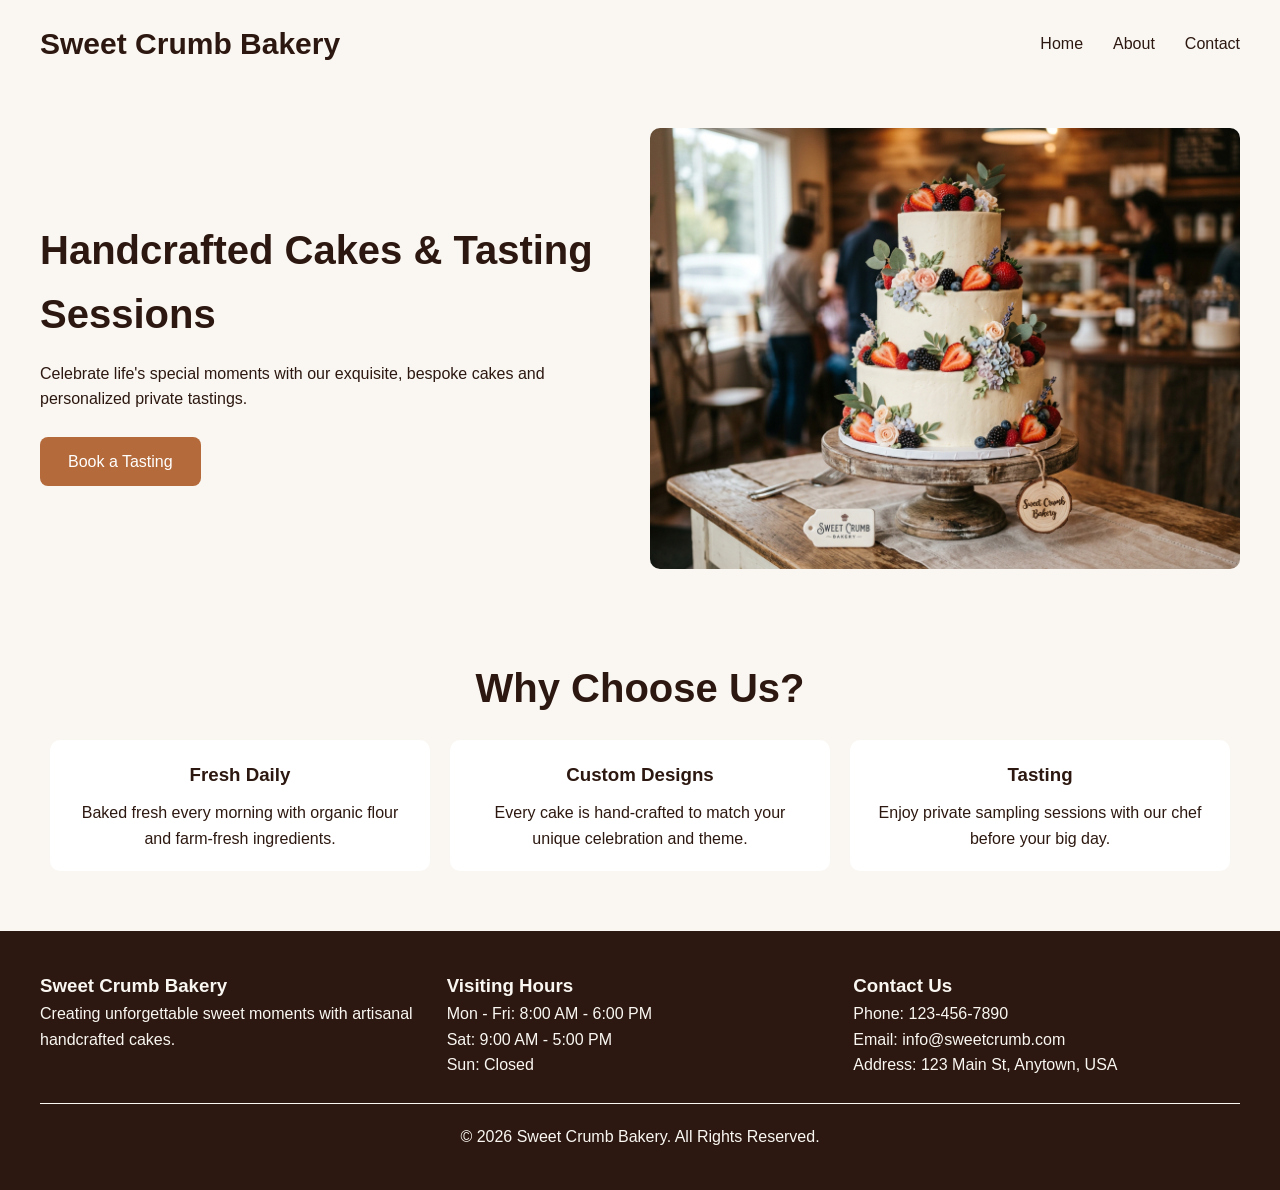
<file: index.html>
<!DOCTYPE html>
<html lang="en">
<head>
    <meta charset="UTF-8">
    <meta name="viewport" content="width=device-width, initial-scale=1.0">
    <title>Bakery Landing Page</title>
    <link rel="stylesheet" href="./style.css">
</head>
<body>
   <header>
    <div class="logo"> <a href="index.html">Sweet Crumb Bakery</a> </div>
    <nav>
        <ul>
            <li> <a href="index.html">Home</a> </li>
            <li> <a href="#About">About</a> </li>
            <li> <a href="#Contact">Contact</a> </li>
        </ul>
    </nav>
   </header>
   <section class="hero">
    <div class="hero-txt">
        <h1>Handcrafted Cakes & Tasting Sessions</h1>
        <p>Celebrate life's special moments with our exquisite, bespoke cakes and personalized private tastings.</p>
        <a href="booking.html" class="hero-btn">Book a Tasting</a>
    </div>
    <div class="hero-img">
        <img src="images/cake.jpg" alt="Three-tier custom wedding cake decorated with fresh berries and flowers">
    </div>
   </section>
   <section class="features">
    <h2>Why Choose Us?</h2>
    <div class="features-container">
    <div class="features-card">
        <h3>Fresh Daily</h3>
        <p>Baked fresh every morning with organic flour and farm-fresh ingredients.</p>
    </div>
    <div class="features-card">
        <h3>Custom Designs</h3>
        <P>Every cake is hand-crafted to match your unique celebration and theme.</P>
    </div>
    <div class="features-card">
        <h3>Tasting</h3>
        <p>Enjoy private sampling sessions with our chef before your big day.</p>
    </div>
    </div>
   </section>
   <footer class="footer">
    <div class="footer-container">
        <div class="footer-col">
        <h3>Sweet Crumb Bakery</h3>
        <p>Creating unforgettable sweet moments with artisanal handcrafted cakes.</p>
    </div>
    <div class="footer-col">
        <h3>Visiting Hours</h3>
    <P>Mon - Fri: 8:00 AM - 6:00 PM</P>
    <P>Sat: 9:00 AM - 5:00 PM</P>
    <P>Sun: Closed</P>
    </div>
    <div class="footer-col">
        <h3>Contact Us</h3>
    <P>Phone: 123-456-7890</P>
    <P>Email: info@sweetcrumb.com</P>
    <P>Address: 123 Main St, Anytown, USA</P>
    </div>
        </div>
    <div class="footer-bottom">
        <p>&copy; 2026 Sweet Crumb Bakery. All Rights Reserved.</p>
    </div>
   </footer>
</body>
</html>
</file>
<file: style.css>
*{
    margin: 0;
    padding: 0;
    box-sizing: border-box;
}

body{
    font-family: 'Poppins', sans-serif;
    background-color: #faf7f2;
    color: #2c1810;
    line-height: 1.6;
}

header{
    display: flex;
    justify-content: space-between;
    align-items: center;
    padding: 20px 40px;
}

nav ul{
    list-style: none;
    display: flex;
    gap: 30px;
    
}

nav a{
    text-decoration: none;
    color: #2c1810;
}

.logo{
    font-size: 30px;
    font-weight: bold;
}

.hero-img img{
    width: 100%;
    height: auto;
    border-radius: 10px;
}

.hero{
    display: flex;
    gap: 20px;
    padding: 40px 40px;
    align-items: center;
}
    
.hero-txt{
    flex: 1;
}
.hero-img{
    flex: 1;
}

.hero-btn{
    background-color: #b46a3a;
    color: white;
    text-decoration: none;
    border-radius: 8px;
    display:inline-block;
    padding: 12px 28px;
}

.hero-txt h1{
    font-size: 40px;
    margin-bottom: 15px;
}

.hero-txt p{
    margin-bottom: 25px;
}

.features{
    padding: 40px 50px;
}

.features h2{
    text-align: center;
    font-size: 40px;
    margin-bottom: 20px;
}

.features-container{
    display: flex;
    gap: 20px;
}

.features-card{
    flex: 1;
    background-color: white;
    padding: 20px;
    border-radius: 10px;
    text-align: center;
    margin-bottom: 20px;
}

.features-card h3{
    margin-bottom: 10px;
}

.footer{
    background-color: #2c1810;
    color: #faf7f2;
    padding: 40px;
}

.footer-container{
    display: flex;
    gap: 20px;
}

.footer-col{
    flex: 1;
    margin-bottom: 10px;
}

.footer-bottom{
    text-align: center;
    margin-top: 15px;
    padding-top: 20px;
    font-size: 16px;
    border-top: 1px solid #faf7f2;
}

@media (max-width: 768px) {

    .hero{
        flex-direction: column;
    }

    .features-container{
        flex-direction: column;
    }

    .footer-container{
        flex-direction: column;
    }

    header{
        flex-direction: column;
    }

    .logo{
        text-align: center;
        margin-bottom: 10px;
    }
}

.logo a{
    text-decoration: none;
    color: #2c1810;
    
}

.main-container{
    display: flex;
    gap: 20px;
    max-width: 900px;
    margin: auto;
    
}

.calender{
    flex: 1;
    background-color: white;
    padding: 25px;
    border-radius: 12px;
}

.slot{
    flex:1;
    background-color: white;
    padding: 25px;
    border-radius: 12px;
}

.calendar-header{
    display: flex;
    justify-content: space-between;
    align-items: center;
}

.week-days{
    display: grid;
    grid-template-columns: repeat(7, 1fr);
    gap: 5px;
}

.slots-container{
    display: grid;
    grid-template-columns: repeat(2, 1fr);
}

#nxt-btn{
    background-color: white;
    margin: 20px;
    border-radius: 12px;
   display: block;
    margin: 20px auto;
    padding: 12px 28px;
    color: black;
}


.title{
    text-align: center;
    font-size: 40px;
    margin-bottom: 20px;    
}

.step{
    text-align: center;
    font-size: 20px;
    margin-bottom: 20px;
}
</file>
